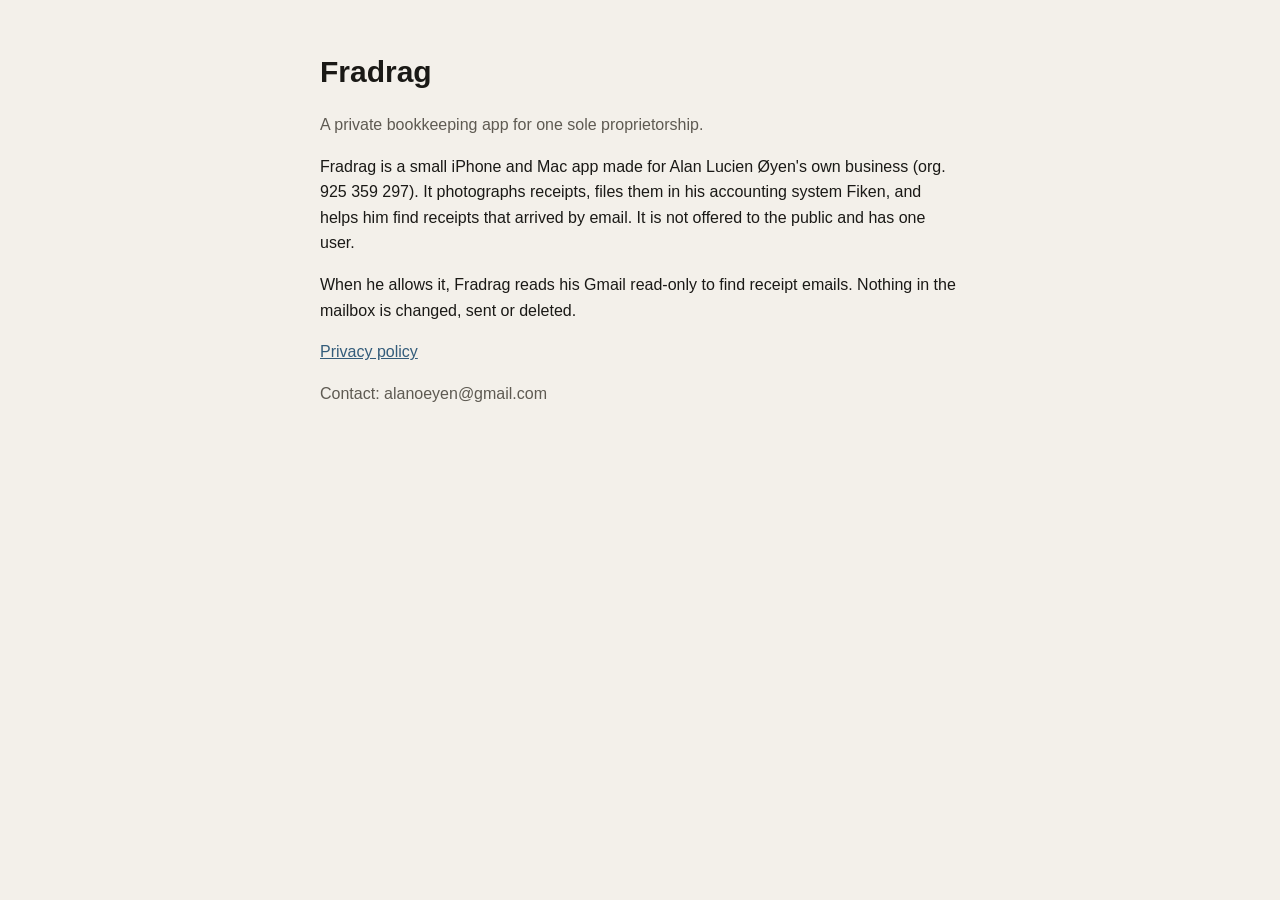
<file: index.html>
<!doctype html>
<html lang="en"><head><meta charset="utf-8"><meta name="viewport" content="width=device-width,initial-scale=1">
<title>Fradrag</title><link rel="stylesheet" href="style.css"></head>
<body><main>
<h1>Fradrag</h1>
<p class="soft">A private bookkeeping app for one sole proprietorship.</p>
<p>Fradrag is a small iPhone and Mac app made for Alan Lucien Øyen's own business (org. 925 359 297). It photographs receipts, files them in his accounting system Fiken, and helps him find receipts that arrived by email. It is not offered to the public and has one user.</p>
<p>When he allows it, Fradrag reads his Gmail read-only to find receipt emails. Nothing in the mailbox is changed, sent or deleted.</p>
<p><a href="privacy.html">Privacy policy</a></p>
<p class="soft">Contact: alanoeyen@gmail.com</p>
</main></body></html>
</file>
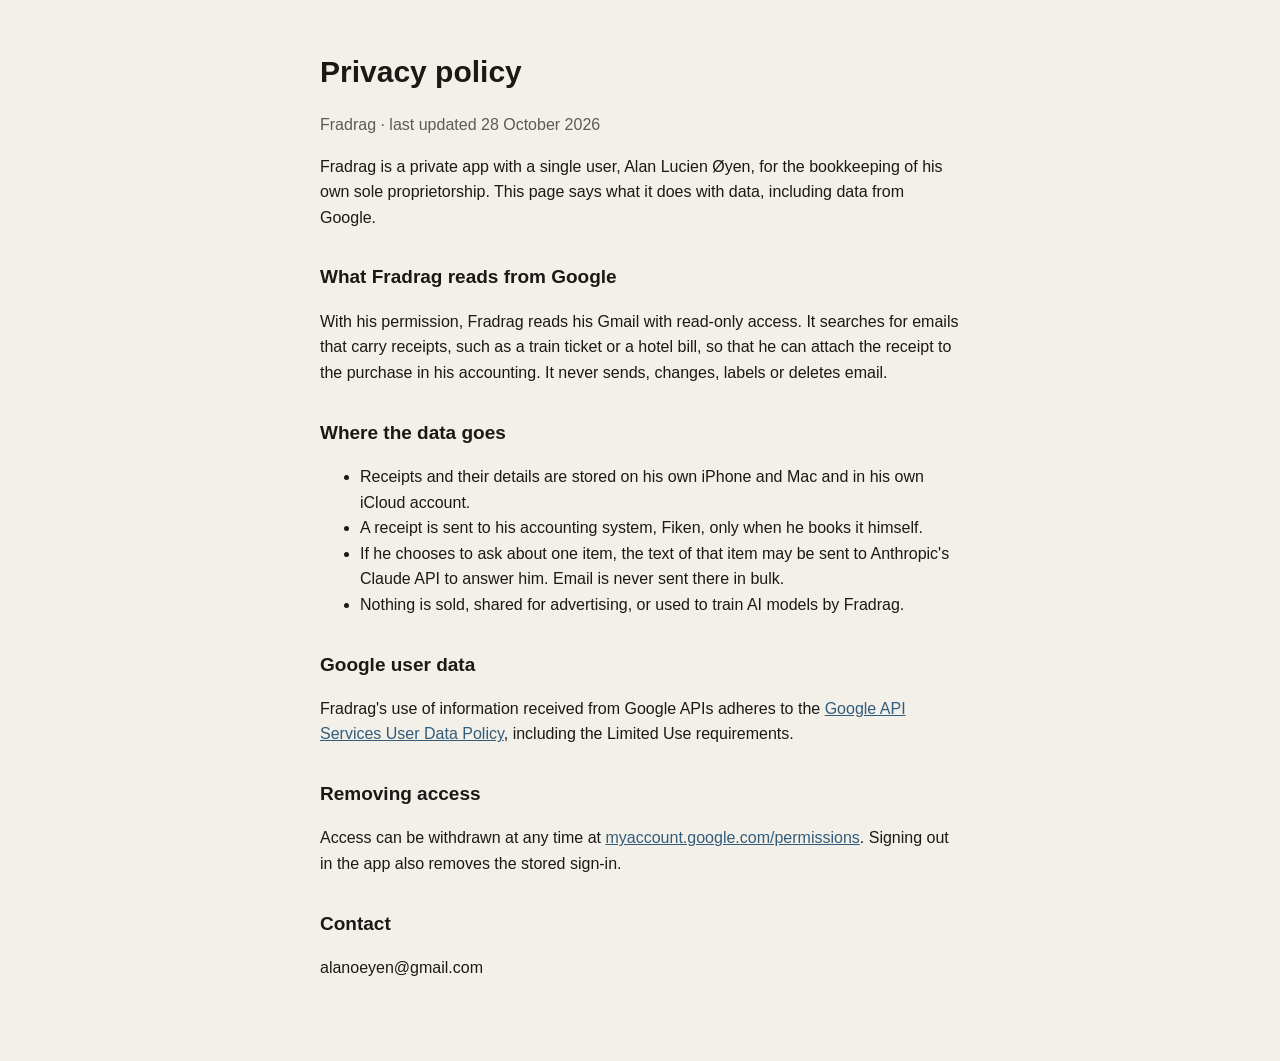
<file: privacy.html>
<!doctype html>
<html lang="en"><head><meta charset="utf-8"><meta name="viewport" content="width=device-width,initial-scale=1">
<title>Fradrag privacy policy</title><link rel="stylesheet" href="style.css"></head>
<body><main>
<h1>Privacy policy</h1>
<p class="soft">Fradrag · last updated 28 October 2026</p>
<p>Fradrag is a private app with a single user, Alan Lucien Øyen, for the bookkeeping of his own sole proprietorship. This page says what it does with data, including data from Google.</p>
<h2>What Fradrag reads from Google</h2>
<p>With his permission, Fradrag reads his Gmail with read-only access. It searches for emails that carry receipts, such as a train ticket or a hotel bill, so that he can attach the receipt to the purchase in his accounting. It never sends, changes, labels or deletes email.</p>
<h2>Where the data goes</h2>
<ul>
<li>Receipts and their details are stored on his own iPhone and Mac and in his own iCloud account.</li>
<li>A receipt is sent to his accounting system, Fiken, only when he books it himself.</li>
<li>If he chooses to ask about one item, the text of that item may be sent to Anthropic's Claude API to answer him. Email is never sent there in bulk.</li>
<li>Nothing is sold, shared for advertising, or used to train AI models by Fradrag.</li>
</ul>
<h2>Google user data</h2>
<p>Fradrag's use of information received from Google APIs adheres to the <a href="https://developers.google.com/terms/api-services-user-data-policy">Google API Services User Data Policy</a>, including the Limited Use requirements.</p>
<h2>Removing access</h2>
<p>Access can be withdrawn at any time at <a href="https://myaccount.google.com/permissions">myaccount.google.com/permissions</a>. Signing out in the app also removes the stored sign-in.</p>
<h2>Contact</h2>
<p>alanoeyen@gmail.com</p>
</main></body></html>
</file>
<file: style.css>
:root{--bg:#F3F0EA;--fg:#1A1916;--soft:#5E5A52;--tap:#335C7A}
@media (prefers-color-scheme:dark){:root{--bg:#1C1B19;--fg:#F3F0EA;--soft:#B5AFA4;--tap:#8FB3CF}}
body{margin:0;background:var(--bg);color:var(--fg);font:16px/1.6 -apple-system,BlinkMacSystemFont,"Helvetica Neue",Helvetica,Arial,sans-serif}
main{max-width:640px;margin:0 auto;padding:48px max(16px,env(safe-area-inset-left,0px)) 64px}
h1{font-size:30px;margin:0 0 8px}h2{font-size:19px;margin:32px 0 6px}
p,li{color:var(--fg)}.soft{color:var(--soft)}a{color:var(--tap)}
</file>
